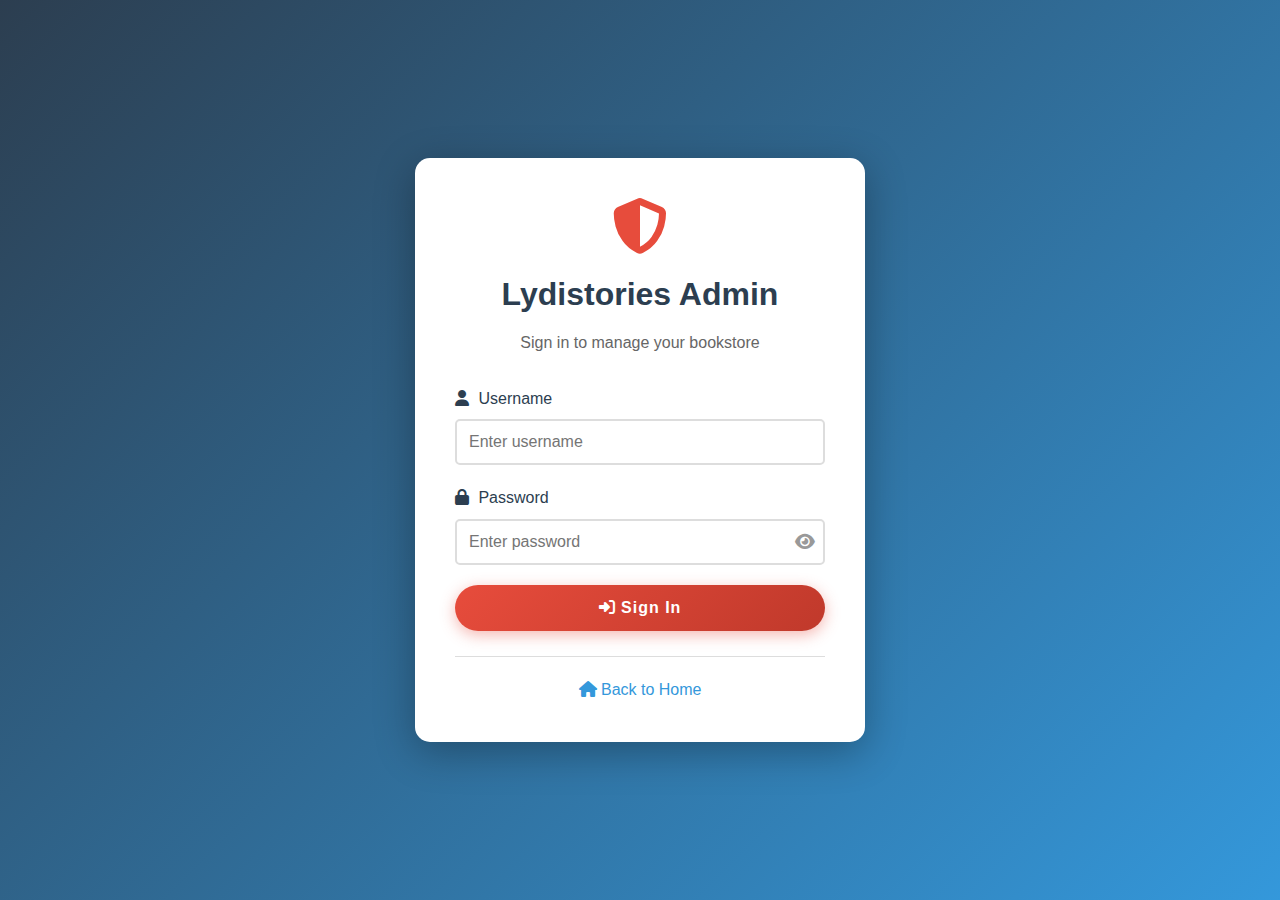
<file: admin-login.html>
<!DOCTYPE html>
<html lang="en">
<head>
    <meta charset="UTF-8">
    <meta name="viewport" content="width=device-width, initial-scale=1.0">
    <title>Admin Login - Lydistories</title>
    <link rel="stylesheet" href="css/style.css">
    <link rel="stylesheet" href="css/admin.css">
    <link rel="stylesheet" href="https://cdnjs.cloudflare.com/ajax/libs/font-awesome/6.4.0/css/all.min.css">
</head>
<body>
    <div class="admin-login-container">
        <div class="login-box">
            <div class="login-header">
                <i class="fas fa-shield-alt"></i>
                <h1>Lydistories Admin</h1>
                <p>Sign in to manage your bookstore</p>
            </div>
            
            <form id="adminLoginForm" class="login-form">
                <div class="form-group">
                    <label for="username">
                        <i class="fas fa-user"></i> Username
                    </label>
                    <input type="text" id="username" name="username" placeholder="Enter username" required>
                </div>

                <div class="form-group">
                    <label for="password">
                        <i class="fas fa-lock"></i> Password
                    </label>
                    <div class="password-input">
                        <input type="password" id="password" name="password" placeholder="Enter password" required>
                        <button type="button" class="toggle-password" onclick="togglePassword()">
                            <i class="fas fa-eye" id="toggleIcon"></i>
                        </button>
                    </div>
                </div>

                <button type="submit" class="btn btn-primary btn-block">
                    <i class="fas fa-sign-in-alt"></i> Sign In
                </button>

                <div id="loginError" class="login-error"></div>
            </form>

            <div class="login-footer">
                <a href="index.html"><i class="fas fa-home"></i> Back to Home</a>
            </div>
        </div>
    </div>

    <script src="js/admin-login.js"></script>
</body>
</html>
</file>
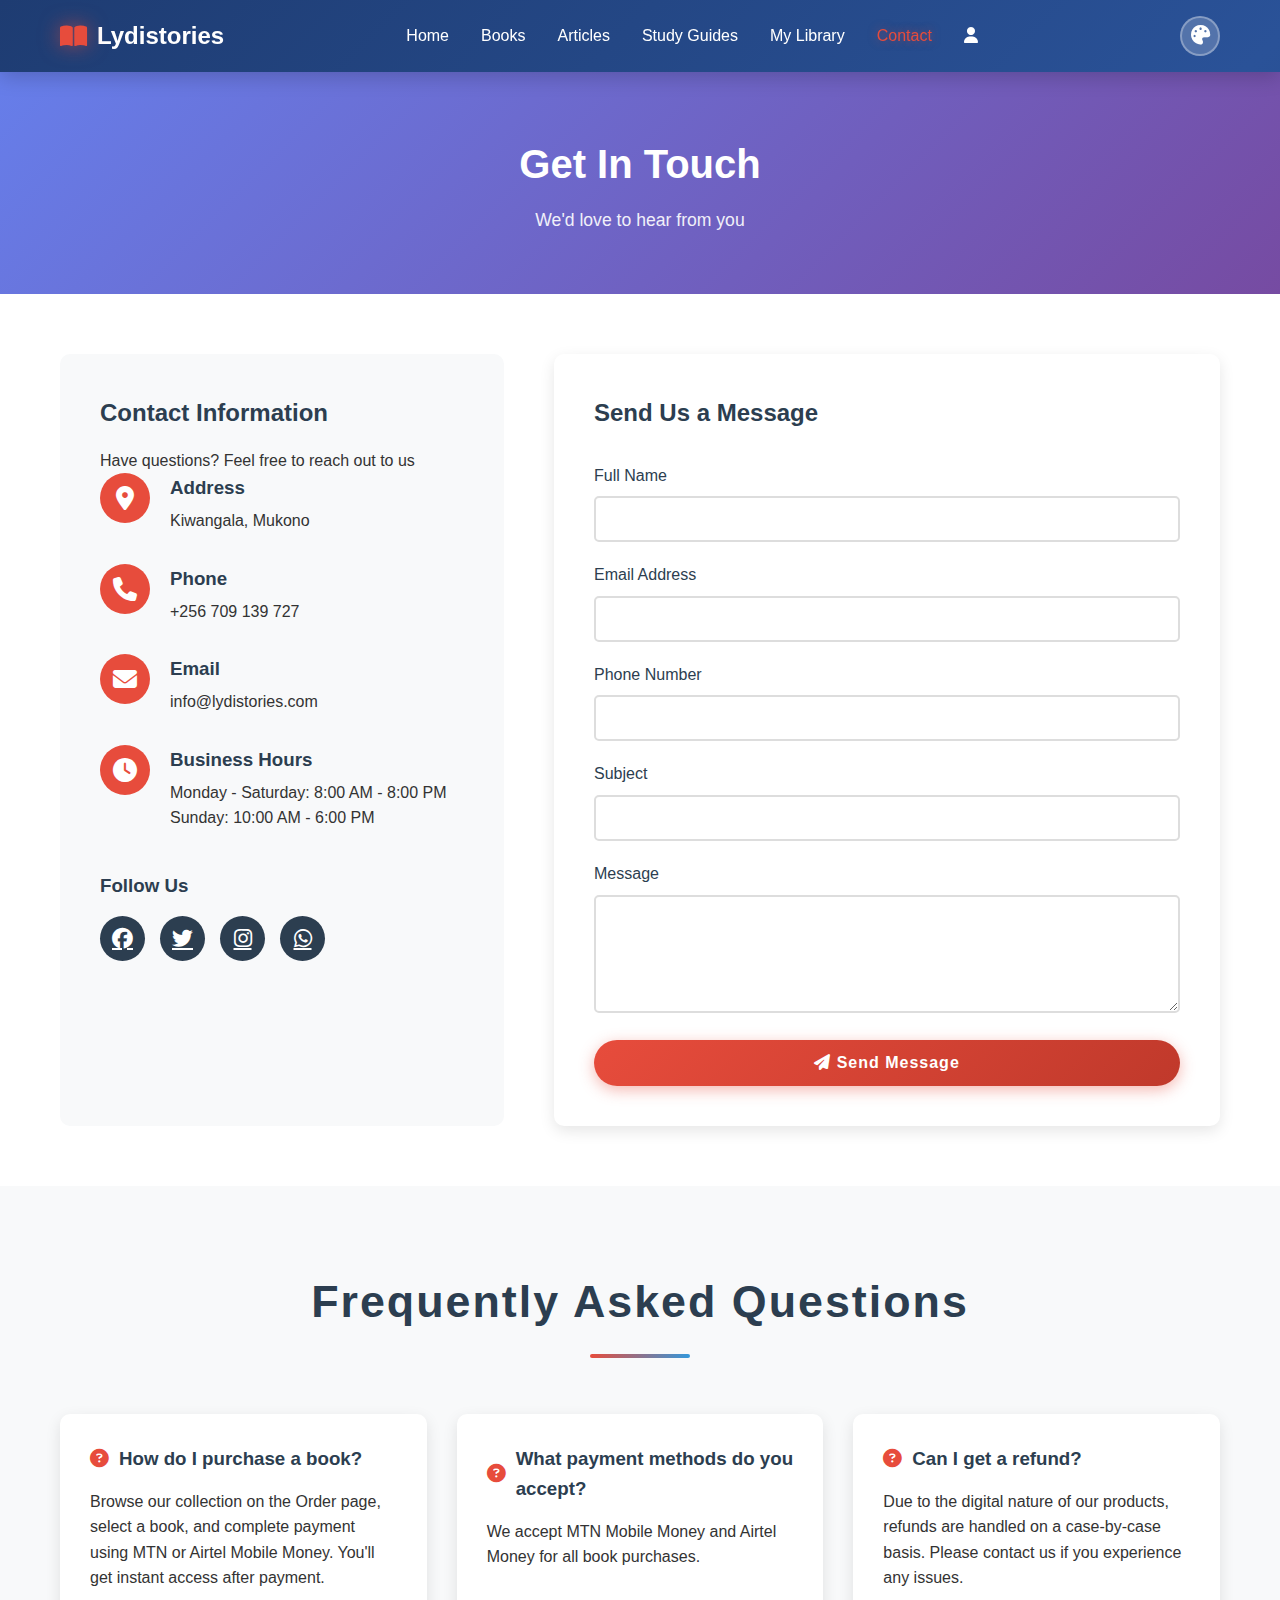
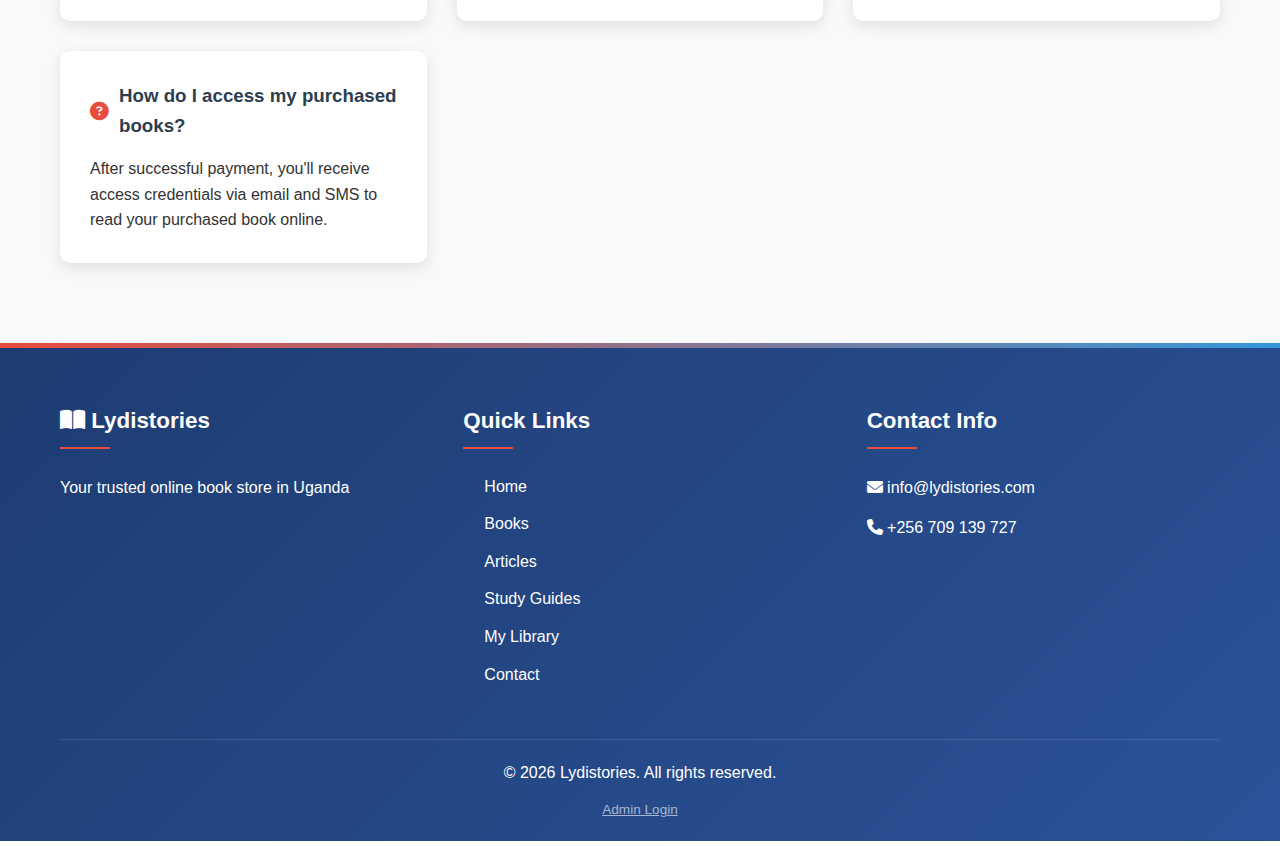
<file: contact.html>
<!DOCTYPE html>
<html lang="en">
<head>
    <meta charset="UTF-8">
    <meta name="viewport" content="width=device-width, initial-scale=1.0">
    <title>Contact Us - Lydistories</title>
    <link rel="icon" type="image/svg+xml" href="favicon.svg">
    <link rel="stylesheet" href="css/style.css">
    <link rel="stylesheet" href="https://cdnjs.cloudflare.com/ajax/libs/font-awesome/6.4.0/css/all.min.css">
</head>
<body>
    <!-- Navigation -->
    <nav class="navbar">
        <div class="container">
            <div class="logo">
                <i class="fas fa-book-open"></i>
                <span>Lydistories</span>
            </div>
            <ul class="nav-links">
                <li><a href="index.html">Home</a></li>
                <li><a href="books.html">Books</a></li>
                <li><a href="articles.html">Articles</a></li>
                <li><a href="guides.html">Study Guides</a></li>
                <li><a href="library.html">My Library</a></li>
                <li><a href="contact.html" class="active">Contact</a></li>
                <li><a href="account.html"><i class="fas fa-user"></i></a></li>
            </ul>
            <div class="theme-switcher">
                <button id="themeToggle" class="theme-toggle-btn" title="Change Theme">
                    <i class="fas fa-palette"></i>
                </button>
                <div id="themeMenu" class="theme-menu">
                    <button class="theme-option" data-theme="light">
                        <i class="fas fa-sun"></i> Light
                    </button>
                    <button class="theme-option" data-theme="dark">
                        <i class="fas fa-moon"></i> Dark
                    </button>
                    <button class="theme-option" data-theme="ocean">
                        <i class="fas fa-water"></i> Ocean
                    </button>
                    <button class="theme-option" data-theme="sunset">
                        <i class="fas fa-cloud-sun"></i> Sunset
                    </button>
                    <button class="theme-option" data-theme="forest">
                        <i class="fas fa-tree"></i> Forest
                    </button>
                </div>
            </div>
            <div class="hamburger">
                <span></span>
                <span></span>
                <span></span>
            </div>
        </div>
    </nav>

    <!-- Page Header -->
    <section class="page-header">
        <div class="container">
            <h1>Get In Touch</h1>
            <p>We'd love to hear from you</p>
        </div>
    </section>

    <!-- Contact Section -->
    <section class="contact-section">
        <div class="container">
            <div class="contact-grid">
                <div class="contact-info">
                    <h2>Contact Information</h2>
                    <p>Have questions? Feel free to reach out to us</p>

                    <div class="contact-item">
                        <div class="contact-icon">
                            <i class="fas fa-map-marker-alt"></i>
                        </div>
                        <div class="contact-details">
                            <h3>Address</h3>
                            <p>Kiwangala, Mukono</p>
                        </div>
                    </div>

                    <div class="contact-item">
                        <div class="contact-icon">
                            <i class="fas fa-phone"></i>
                        </div>
                        <div class="contact-details">
                            <h3>Phone</h3>
                            <p>+256 709 139 727</p>
                        </div>
                    </div>

                    <div class="contact-item">
                        <div class="contact-icon">
                            <i class="fas fa-envelope"></i>
                        </div>
                        <div class="contact-details">
                            <h3>Email</h3>
                            <p>info@lydistories.com</p>
                        </div>
                    </div>

                    <div class="contact-item">
                        <div class="contact-icon">
                            <i class="fas fa-clock"></i>
                        </div>
                        <div class="contact-details">
                            <h3>Business Hours</h3>
                            <p>Monday - Saturday: 8:00 AM - 8:00 PM</p>
                            <p>Sunday: 10:00 AM - 6:00 PM</p>
                        </div>
                    </div>

                    <div class="social-links">
                        <h3>Follow Us</h3>
                        <div class="social-icons">
                            <a href="#"><i class="fab fa-facebook"></i></a>
                            <a href="#"><i class="fab fa-twitter"></i></a>
                            <a href="#"><i class="fab fa-instagram"></i></a>
                            <a href="#"><i class="fab fa-whatsapp"></i></a>
                        </div>
                    </div>
                </div>

                <div class="contact-form-container">
                    <h2>Send Us a Message</h2>
                    <form id="contactForm" class="contact-form">
                        <div class="form-group">
                            <label for="name">Full Name</label>
                            <input type="text" id="name" name="name" required>
                        </div>

                        <div class="form-group">
                            <label for="email">Email Address</label>
                            <input type="email" id="email" name="email" required>
                        </div>

                        <div class="form-group">
                            <label for="phone">Phone Number</label>
                            <input type="tel" id="phone" name="phone" required>
                        </div>

                        <div class="form-group">
                            <label for="subject">Subject</label>
                            <input type="text" id="subject" name="subject" required>
                        </div>

                        <div class="form-group">
                            <label for="message">Message</label>
                            <textarea id="message" name="message" rows="5" required></textarea>
                        </div>

                        <button type="submit" class="btn btn-primary btn-block">
                            <i class="fas fa-paper-plane"></i> Send Message
                        </button>
                    </form>
                    <div id="formMessage" class="form-message"></div>
                </div>
            </div>
        </div>
    </section>

    <!-- FAQ Section -->
    <section class="faq-section">
        <div class="container">
            <h2 class="section-title">Frequently Asked Questions</h2>
            <div class="faq-grid">
                <div class="faq-item">
                    <h3><i class="fas fa-question-circle"></i> How do I purchase a book?</h3>
                    <p>Browse our collection on the Order page, select a book, and complete payment using MTN or Airtel Mobile Money. You'll get instant access after payment.</p>
                </div>
                <div class="faq-item">
                    <h3><i class="fas fa-question-circle"></i> What payment methods do you accept?</h3>
                    <p>We accept MTN Mobile Money and Airtel Money for all book purchases.</p>
                </div>
                <div class="faq-item">
                    <h3><i class="fas fa-question-circle"></i> Can I get a refund?</h3>
                    <p>Due to the digital nature of our products, refunds are handled on a case-by-case basis. Please contact us if you experience any issues.</p>
                </div>
                <div class="faq-item">
                    <h3><i class="fas fa-question-circle"></i> How do I access my purchased books?</h3>
                    <p>After successful payment, you'll receive access credentials via email and SMS to read your purchased book online.</p>
                </div>
            </div>
        </div>
    </section>

    <!-- Footer -->
    <footer class="footer">
        <div class="container">
            <div class="footer-content">
                <div class="footer-section">
                    <h3><i class="fas fa-book-open"></i> Lydistories</h3>
                    <p>Your trusted online book store in Uganda</p>
                </div>
                <div class="footer-section">
                    <h4>Quick Links</h4>
                    <ul>
                        <li><a href="index.html">Home</a></li>
                        <li><a href="books.html">Books</a></li>
                        <li><a href="articles.html">Articles</a></li>
                        <li><a href="guides.html">Study Guides</a></li>
                        <li><a href="library.html">My Library</a></li>
                        <li><a href="contact.html">Contact</a></li>
                    </ul>
                </div>
                <div class="footer-section">
                    <h4>Contact Info</h4>
                    <p><i class="fas fa-envelope"></i> info@lydistories.com</p>
                    <p><i class="fas fa-phone"></i> +256 709 139 727</p>
                </div>
            </div>
            <div class="footer-bottom">
                <p>&copy; 2026 Lydistories. All rights reserved.</p>
                <p style="margin-top: 10px;"><a href="admin-login.html" style="color: rgba(255,255,255,0.6); font-size: 0.85rem;">Admin Login</a></p>
            </div>
        </div>
    </footer>

    <script src="js/theme-switcher.js"></script>
    <script src="js/main.js"></script>
    <script type="module" src="js/contact.js"></script>
</body>
</html>
</file>
<file: css/style.css>
/* Global Styles */
* {
    margin: 0;
    padding: 0;
    box-sizing: border-box;
}

:root {
    --primary-color: #2c3e50;
    --secondary-color: #e74c3c;
    --accent-color: #3498db;
    --text-color: #333;
    --light-bg: #f8f9fa;
    --white: #ffffff;
    --border-color: #ddd;
    --success-color: #27ae60;
    --warning-color: #f39c12;
    --mtn-yellow: #FFCC00;
    --airtel-red: #ED1C24;
    --gradient-1: linear-gradient(135deg, #667eea 0%, #764ba2 100%);
    --gradient-2: linear-gradient(135deg, #f093fb 0%, #f5576c 100%);
    --gradient-3: linear-gradient(135deg, #4facfe 0%, #00f2fe 100%);
    --gradient-4: linear-gradient(135deg, #43e97b 0%, #38f9d7 100%);
}

/* Dark Theme */
body[data-theme="dark"] {
    --primary-color: #1a1a2e;
    --secondary-color: #e94560;
    --accent-color: #0f3460;
    --text-color: #eaeaea;
    --light-bg: #16213e;
    --white: #0f0f0f;
    --border-color: #2a2a3e;
    --gradient-1: linear-gradient(135deg, #2e1a47 0%, #1a1a2e 100%);
    --gradient-2: linear-gradient(135deg, #4a1942 0%, #2e1a47 100%);
}

/* Ocean Theme */
body[data-theme="ocean"] {
    --primary-color: #006d77;
    --secondary-color: #e29578;
    --accent-color: #83c5be;
    --text-color: #023047;
    --light-bg: #edf6f9;
    --white: #ffffff;
    --border-color: #83c5be;
    --gradient-1: linear-gradient(135deg, #006d77 0%, #83c5be 100%);
    --gradient-2: linear-gradient(135deg, #e29578 0%, #ffddd2 100%);
}

/* Sunset Theme */
body[data-theme="sunset"] {
    --primary-color: #6d597a;
    --secondary-color: #e56b6f;
    --accent-color: #eaac8b;
    --text-color: #355070;
    --light-bg: #f8edeb;
    --white: #ffffff;
    --border-color: #e5989b;
    --gradient-1: linear-gradient(135deg, #6d597a 0%, #b56576 100%);
    --gradient-2: linear-gradient(135deg, #e56b6f 0%, #eaac8b 100%);
}

/* Forest Theme */
body[data-theme="forest"] {
    --primary-color: #2d6a4f;
    --secondary-color: #d4a373;
    --accent-color: #52b788;
    --text-color: #1b4332;
    --light-bg: #d8f3dc;
    --white: #ffffff;
    --border-color: #95d5b2;
    --gradient-1: linear-gradient(135deg, #2d6a4f 0%, #52b788 100%);
    --gradient-2: linear-gradient(135deg, #d4a373 0%, #95d5b2 100%);
}

body {
    font-family: 'Segoe UI', Tahoma, Geneva, Verdana, sans-serif;
    line-height: 1.6;
    color: var(--text-color);
    background-color: var(--white);
    overflow-x: hidden;
    transition: background-color 0.3s ease, color 0.3s ease;
}

.container {
    max-width: 1200px;
    margin: 0 auto;
    padding: 0 20px;
}

/* Navigation */
.navbar {
    background: linear-gradient(135deg, #1e3c72 0%, #2a5298 50%, #1e3c72 100%);
    background-size: 200% 100%;
    padding: 1rem 0;
    position: sticky;
    top: 0;
    z-index: 1000;
    box-shadow: 0 4px 20px rgba(0,0,0,0.2);
    animation: gradientShift 8s ease infinite;
    backdrop-filter: blur(10px);
}

@keyframes gradientShift {
    0%, 100% { background-position: 0% 50%; }
    50% { background-position: 100% 50%; }
}

.navbar .container {
    display: flex;
    justify-content: space-between;
    align-items: center;
}

.logo {
    display: flex;
    align-items: center;
    gap: 10px;
    font-size: 1.5rem;
    font-weight: bold;
    color: var(--white);
    animation: logoFloat 3s ease-in-out infinite;
}

@keyframes logoFloat {
    0%, 100% { transform: translateY(0px); }
    50% { transform: translateY(-5px); }
}

.logo i {
    color: var(--secondary-color);
    filter: drop-shadow(0 0 10px rgba(231, 76, 60, 0.6));
    animation: iconPulse 2s ease-in-out infinite;
}

@keyframes iconPulse {
    0%, 100% { transform: scale(1); }
    50% { transform: scale(1.1); }
}

.nav-links {
    display: flex;
    list-style: none;
    gap: 2rem;
}

.nav-links a {
    color: var(--white);
    text-decoration: none;
    transition: all 0.4s cubic-bezier(0.68, -0.55, 0.265, 1.55);
    font-weight: 500;
    position: relative;
    padding: 5px 0;
}

.nav-links a::before {
    content: '';
    position: absolute;
    bottom: 0;
    left: 0;
    width: 0;
    height: 2px;
    background: linear-gradient(90deg, var(--secondary-color), var(--accent-color));
    transition: width 0.4s ease;
}

.nav-links a:hover::before {
    width: 100%;
}

.nav-links a:hover,
.nav-links a.active {
    color: var(--secondary-color);
    text-shadow: 0 0 10px rgba(231, 76, 60, 0.5);
    transform: translateY(-2px);
}

.hamburger {
    display: none;
    flex-direction: column;
    cursor: pointer;
    gap: 4px;
}

.hamburger span {
    width: 25px;
    height: 3px;
    background-color: var(--white);
    transition: 0.3s;
}

/* Theme Switcher */
.theme-switcher {
    position: relative;
    margin-left: 20px;
}

.theme-toggle-btn {
    background: rgba(255,255,255,0.2);
    border: 2px solid rgba(255,255,255,0.3);
    color: white;
    width: 40px;
    height: 40px;
    border-radius: 50%;
    cursor: pointer;
    display: flex;
    align-items: center;
    justify-content: center;
    font-size: 1.2rem;
    transition: all 0.3s ease;
    backdrop-filter: blur(10px);
}

.theme-toggle-btn:hover {
    background: rgba(255,255,255,0.3);
    transform: rotate(180deg) scale(1.1);
}

.theme-menu {
    position: absolute;
    top: 55px;
    right: 0;
    background: var(--white);
    border-radius: 15px;
    box-shadow: 0 10px 40px rgba(0,0,0,0.2);
    padding: 10px;
    min-width: 180px;
    opacity: 0;
    visibility: hidden;
    transform: translateY(-10px);
    transition: all 0.3s ease;
    z-index: 1000;
    border: 2px solid var(--border-color);
}

.theme-menu.active {
    opacity: 1;
    visibility: visible;
    transform: translateY(0);
}

.theme-option {
    width: 100%;
    padding: 12px 15px;
    background: transparent;
    border: none;
    color: var(--text-color);
    cursor: pointer;
    display: flex;
    align-items: center;
    gap: 12px;
    font-size: 1rem;
    border-radius: 10px;
    transition: all 0.3s ease;
    font-weight: 500;
}

.theme-option:hover {
    background: var(--light-bg);
    transform: translateX(5px);
}

.theme-option i {
    font-size: 1.1rem;
    width: 20px;
}

.theme-option[data-theme="light"] i { color: #f39c12; }
.theme-option[data-theme="dark"] i { color: #34495e; }
.theme-option[data-theme="ocean"] i { color: #006d77; }
.theme-option[data-theme="sunset"] i { color: #e56b6f; }
.theme-option[data-theme="forest"] i { color: #2d6a4f; }

.theme-option.active {
    background: var(--secondary-color);
    color: white;
}

.theme-option.active i {
    color: white !important;
}

/* Hero Section */
.hero {
    background: linear-gradient(135deg, #667eea 0%, #764ba2 50%, #f093fb 100%);
    background-size: 400% 400%;
    color: var(--white);
    padding: 120px 0;
    text-align: center;
    position: relative;
    overflow: hidden;
    animation: gradientFlow 15s ease infinite;
    min-height: 600px;
    display: flex;
    align-items: center;
}

/* Hero Carousel */
.hero-carousel {
    position: absolute;
    top: 0;
    left: 0;
    width: 100%;
    height: 100%;
    z-index: 0;
}

.carousel-slide {
    position: absolute;
    top: 0;
    left: 0;
    width: 100%;
    height: 100%;
    opacity: 0;
    transition: opacity 2s ease-in-out;
    animation: slideZoom 20s infinite;
}

.carousel-slide.active {
    opacity: 1;
    z-index: 1;
}

.carousel-slide img {
    width: 100%;
    height: 100%;
    object-fit: cover;
    filter: brightness(0.5);
}

@keyframes slideZoom {
    0% {
        transform: scale(1);
    }
    50% {
        transform: scale(1.1);
    }
    100% {
        transform: scale(1);
    }
}

/* Dark overlay for better text readability */
.hero::after {
    content: '';
    position: absolute;
    top: 0;
    left: 0;
    right: 0;
    bottom: 0;
    background: linear-gradient(135deg, rgba(102, 126, 234, 0.6) 0%, rgba(118, 75, 162, 0.7) 50%, rgba(240, 147, 251, 0.6) 100%);
    z-index: 1;
}

@keyframes gradientFlow {
    0% { background-position: 0% 50%; }
    50% { background-position: 100% 50%; }
    100% { background-position: 0% 50%; }
}

.hero-content {
    position: relative;
    z-index: 2;
}

.hero-content h1 {
    font-size: 3.5rem;
    margin-bottom: 1rem;
    animation: fadeInUp 1s ease-out, textGlow 3s ease-in-out infinite alternate;
    text-shadow: 2px 2px 4px rgba(0,0,0,0.3);
    font-weight: 800;
    letter-spacing: 2px;
}

@keyframes textGlow {
    0% { text-shadow: 2px 2px 4px rgba(0,0,0,0.3); }
    100% { text-shadow: 0 0 20px rgba(255,255,255,0.6), 2px 2px 4px rgba(0,0,0,0.3); }
}

.hero-content p {
    font-size: 1.4rem;
    margin-bottom: 2rem;
    animation: fadeInUp 1s ease-out 0.3s backwards;
    text-shadow: 1px 1px 2px rgba(0,0,0,0.2);
    font-weight: 300;
    letter-spacing: 1px;
}

/* Buttons */
.btn {
    display: inline-block;
    padding: 14px 35px;
    text-decoration: none;
    border-radius: 50px;
    transition: all 0.4s cubic-bezier(0.68, -0.55, 0.265, 1.55);
    border: none;
    cursor: pointer;
    font-size: 1rem;
    font-weight: 600;
    position: relative;
    overflow: hidden;
    letter-spacing: 1px;
}

.btn::before {
    content: '';
    position: absolute;
    top: 50%;
    left: 50%;
    width: 0;
    height: 0;
    border-radius: 50%;
    background: rgba(255,255,255,0.3);
    transform: translate(-50%, -50%);
    transition: width 0.6s, height 0.6s;
}

.btn:hover::before {
    width: 300px;
    height: 300px;
}

.btn-primary {
    background: linear-gradient(135deg, var(--secondary-color) 0%, #c0392b 100%);
    color: var(--white);
    box-shadow: 0 4px 15px rgba(231, 76, 60, 0.4);
}

.btn-primary:hover {
    background: linear-gradient(135deg, #c0392b 0%, var(--secondary-color) 100%);
    transform: translateY(-3px) scale(1.05);
    box-shadow: 0 8px 25px rgba(231, 76, 60, 0.5);
}

.btn-primary:active {
    transform: translateY(-1px) scale(1.02);
}

.btn-block {
    display: block;
    width: 100%;
}

/* Section Title */
.section-title {
    text-align: center;
    font-size: 2.8rem;
    margin-bottom: 3.5rem;
    color: var(--primary-color);
    position: relative;
    padding-bottom: 20px;
    animation: fadeInDown 1s ease-out;
    font-weight: 800;
    letter-spacing: 2px;
}

.section-title::after {
    content: '';
    position: absolute;
    bottom: 0;
    left: 50%;
    transform: translateX(-50%);
    width: 100px;
    height: 4px;
    background: linear-gradient(90deg, var(--secondary-color), var(--accent-color), var(--secondary-color));
    background-size: 200% 100%;
    animation: shimmer 2s ease infinite;
    border-radius: 2px;
}

@keyframes shimmer {
    0%, 100% { background-position: 0% 50%; }
    50% { background-position: 100% 50%; }
}

/* Featured Books */
.featured-books {
    padding: 100px 0;
    background: linear-gradient(180deg, #f8f9fa 0%, #ffffff 50%, #f8f9fa 100%);
    position: relative;
}

.books-grid {
    display: grid;
    grid-template-columns: repeat(auto-fill, minmax(220px, 1fr));
    gap: 25px;
}

.book-card {
    background: var(--white);
    border-radius: 20px;
    overflow: hidden;
    box-shadow: 0 10px 30px rgba(0,0,0,0.08);
    transition: all 0.5s cubic-bezier(0.68, -0.55, 0.265, 1.55);
    cursor: pointer;
    position: relative;
    animation: fadeInUp 0.6s ease-out backwards;
}

.book-card::after {
    content: '👁️ Click to Preview';
    position: absolute;
    bottom: 20px;
    left: 50%;
    transform: translateX(-50%) translateY(20px);
    background: rgba(52, 152, 219, 0.95);
    color: white;
    padding: 10px 20px;
    border-radius: 25px;
    font-size: 0.9rem;
    font-weight: 600;
    opacity: 0;
    transition: all 0.4s ease;
    z-index: 20;
    white-space: nowrap;
    pointer-events: none;
}

.book-card:hover::after {
    opacity: 1;
    transform: translateX(-50%) translateY(0);
}

.book-card::before {
    content: '';
    position: absolute;
    top: 0;
    left: 0;
    width: 100%;
    height: 100%;
    background: linear-gradient(135deg, rgba(102,126,234,0.1), rgba(118,75,162,0.1));
    opacity: 0;
    transition: opacity 0.4s ease;
    z-index: 1;
}

.book-card:hover::before {
    opacity: 1;
}

.book-card:hover {
    transform: translateY(-15px) rotate(2deg);
    box-shadow: 0 20px 40px rgba(0,0,0,0.2);
}

.book-card:nth-child(1) { animation-delay: 0.1s; }
.book-card:nth-child(2) { animation-delay: 0.2s; }
.book-card:nth-child(3) { animation-delay: 0.3s; }
.book-card:nth-child(4) { animation-delay: 0.4s; }
.book-card:nth-child(5) { animation-delay: 0.5s; }
.book-card:nth-child(6) { animation-delay: 0.6s; }

/* Content Type Badge Overlay */
.content-type-badge-overlay {
    position: absolute;
    top: 10px;
    right: 10px;
    background: rgba(52, 152, 219, 0.95);
    color: white;
    padding: 6px 12px;
    border-radius: 20px;
    font-size: 0.75rem;
    font-weight: 600;
    z-index: 10;
    text-transform: uppercase;
    display: flex;
    align-items: center;
    gap: 5px;
    box-shadow: 0 2px 8px rgba(0,0,0,0.2);
}

.content-type-badge-overlay.article {
    background: rgba(155, 89, 182, 0.95);
}

.content-type-badge-overlay.guide {
    background: rgba(26, 188, 156, 0.95);
}

/* Preview Badge Corner */
.preview-badge-corner {
    position: absolute;
    top: 50px;
    right: 10px;
    background: linear-gradient(135deg, #f39c12, #e67e22);
    color: white;
    padding: 5px 10px;
    border-radius: 15px;
    font-size: 0.7rem;
    font-weight: 600;
    z-index: 10;
    display: flex;
    align-items: center;
    gap: 5px;
    box-shadow: 0 2px 8px rgba(243, 156, 18, 0.4);
    animation: previewPulse 2s ease-in-out infinite;
}

.preview-badge-corner i {
    font-size: 0.8rem;
}

@keyframes previewPulse {
    0%, 100% {
        transform: scale(1);
        box-shadow: 0 2px 8px rgba(243, 156, 18, 0.4);
    }
    50% {
        transform: scale(1.05);
        box-shadow: 0 4px 12px rgba(243, 156, 18, 0.6);
    }
}

.book-cover {
    width: 100%;
    height: 280px;
    object-fit: cover;
    background-color: var(--light-bg);
    transition: transform 0.6s ease;
    position: relative;
    z-index: 2;
}

.book-card:hover .book-cover {
    transform: scale(1.1);
}

.book-info {
    padding: 18px;
    position: relative;
    z-index: 2;
}

.book-info h3 {
    color: var(--primary-color);
    margin-bottom: 8px;
    font-size: 1.1rem;
    transition: color 0.3s ease;
    font-weight: 700;
}

.book-card:hover .book-info h3 {
    color: var(--secondary-color);
    animation: pulse 0.5s ease;
}

@keyframes pulse {
    0%, 100% { transform: scale(1); }
    50% { transform: scale(1.05); }
}

.book-info .author {
    color: #666;
    margin-bottom: 10px;
    font-size: 0.85rem;
    font-style: italic;
}

.book-info .price {
    font-size: 1.2rem;
    font-weight: bold;
    color: var(--secondary-color);
    margin-bottom: 12px;
    text-shadow: 0 0 10px rgba(231, 76, 60, 0.2);
}

.book-info .category {
    display: inline-block;
    background: linear-gradient(135deg, var(--accent-color), #5faee3);
    color: var(--white);
    padding: 6px 15px;
    border-radius: 20px;
    font-size: 0.85rem;
    margin-bottom: 12px;
    font-weight: 600;
    box-shadow: 0 2px 10px rgba(52, 152, 219, 0.3);
    transition: all 0.3s ease;
}

.book-card:hover .category {
    transform: scale(1.1);
    box-shadow: 0 4px 15px rgba(52, 152, 219, 0.5);
}
    padding: 18px;
}

.book-info h3 {
    color: var(--primary-color);
    margin-bottom: 8px;
    font-size: 1.1rem;
}

.book-author {
    color: #666;
    font-size: 0.85rem;
    margin-bottom: 8px;
}

.book-description {
    color: #555;
    font-size: 0.85rem;
    margin-bottom: 12px;
    line-height: 1.4;
}

.book-price {
    font-size: 1.2rem;
    font-weight: bold;
    color: var(--secondary-color);
    margin-bottom: 8px;
}

.book-category {
    display: inline-block;
    padding: 4px 10px;
    background-color: var(--accent-color);
    color: var(--white);
    border-radius: 12px;
    font-size: 0.75rem;
}

/* How It Works Section */
.how-it-works {
    padding: 100px 0;
    background: linear-gradient(135deg, #ffecd2 0%, #fcb69f 100%);
    position: relative;
    overflow: hidden;
}

.how-it-works::before {
    content: '';
    position: absolute;
    width: 300px;
    height: 300px;
    background: radial-gradient(circle, rgba(255,255,255,0.3), transparent);
    top: -100px;
    right: -100px;
    animation: float 6s ease-in-out infinite;
}

@keyframes float {
    0%, 100% { transform: translate(0, 0) rotate(0deg); }
    50% { transform: translate(30px, 30px) rotate(180deg); }
}

.steps-grid {
    display: grid;
    grid-template-columns: repeat(auto-fit, minmax(250px, 1fr));
    gap: 50px;
    margin-top: 60px;
    position: relative;
    z-index: 1;
}

.step {
    text-align: center;
    padding: 40px 30px;
    background: var(--white);
    border-radius: 20px;
    box-shadow: 0 10px 30px rgba(0,0,0,0.1);
    transition: all 0.5s cubic-bezier(0.68, -0.55, 0.265, 1.55);
    position: relative;
    overflow: hidden;
    animation: bounceIn 0.8s ease-out backwards;
}

.step:nth-child(1) { animation-delay: 0.2s; }
.step:nth-child(2) { animation-delay: 0.4s; }
.step:nth-child(3) { animation-delay: 0.6s; }

.step::before {
    content: '';
    position: absolute;
    top: -50%;
    left: -50%;
    width: 200%;
    height: 200%;
    background: linear-gradient(45deg, transparent, rgba(52, 152, 219, 0.1), transparent);
    transform: rotate(45deg);
    transition: all 0.6s ease;
}

.step:hover::before {
    left: 100%;
}

.step:hover {
    transform: translateY(-10px) scale(1.05);
    box-shadow: 0 20px 50px rgba(0,0,0,0.2);
}

.step-icon {
    font-size: 4rem;
    color: var(--secondary-color);
    margin-bottom: 25px;
    display: inline-block;
    transition: all 0.5s ease;
    filter: drop-shadow(0 5px 15px rgba(231, 76, 60, 0.3));
}

.step:hover .step-icon {
    transform: rotateY(360deg) scale(1.2);
    color: var(--accent-color);
}

.step h3 {
    color: var(--primary-color);
    margin-bottom: 15px;
    font-size: 1.6rem;
    font-weight: 700;
}

.step p {
    color: #666;
    line-height: 1.8;
}

/* Payment Methods */
.payment-methods {
    padding: 100px 0;
    background: linear-gradient(135deg, #a8edea 0%, #fed6e3 100%);
    position: relative;
}

.payment-icons {
    display: flex;
    justify-content: center;
    gap: 60px;
    flex-wrap: wrap;
    margin-top: 50px;
}

.payment-card {
    background: var(--white);
    padding: 50px 40px;
    border-radius: 20px;
    text-align: center;
    box-shadow: 0 15px 35px rgba(0,0,0,0.15);
    min-width: 220px;
    transition: all 0.5s cubic-bezier(0.68, -0.55, 0.265, 1.55);
    position: relative;
    overflow: hidden;
    animation: slideInUp 0.8s ease-out backwards;
}

.payment-card:nth-child(1) { animation-delay: 0.2s; }
.payment-card:nth-child(2) { animation-delay: 0.4s; }

.payment-card::after {
    content: '';
    position: absolute;
    top: 0;
    left: -100%;
    width: 100%;
    height: 100%;
    background: linear-gradient(90deg, transparent, rgba(255,255,255,0.6), transparent);
    transition: left 0.5s ease;
}

.payment-card:hover::after {
    left: 100%;
}

.payment-card:hover {
    transform: scale(1.15) rotate(5deg);
    box-shadow: 0 25px 50px rgba(0,0,0,0.25);
}

.payment-card i {
    font-size: 4rem;
    color: var(--accent-color);
    margin-bottom: 20px;
    display: inline-block;
    transition: all 0.4s ease;
    filter: drop-shadow(0 5px 15px rgba(52, 152, 219, 0.3));
}

.payment-card:hover i {
    transform: scale(1.3) rotateY(360deg);
    color: var(--secondary-color);
}

.payment-card h3 {
    color: var(--primary-color);
    font-size: 1.4rem;
    font-weight: 700;
    transition: all 0.3s ease;
}

.payment-card:hover h3 {
    color: var(--secondary-color);
    transform: scale(1.1);
}

/* Page Header */
.page-header {
    background: linear-gradient(135deg, var(--primary-color) 0%, var(--accent-color) 100%);
    color: var(--white);
    padding: 60px 0;
    text-align: center;
}

.page-header h1 {
    font-size: 2.5rem;
    margin-bottom: 10px;
}

/* Books Collection */
.books-collection {
    padding: 60px 0;
}

.filter-section {
    display: flex;
    justify-content: space-between;
    align-items: center;
    margin-bottom: 40px;
    gap: 20px;
    flex-wrap: wrap;
}

.search-box {
    flex: 1;
    display: flex;
    align-items: center;
    background: var(--white);
    border: 2px solid var(--border-color);
    border-radius: 25px;
    padding: 10px 20px;
    max-width: 500px;
}

.search-box i {
    color: #999;
    margin-right: 10px;
}

.search-box input {
    border: none;
    outline: none;
    flex: 1;
    font-size: 1rem;
}

.filter-options select {
    padding: 10px 20px;
    border: 2px solid var(--border-color);
    border-radius: 5px;
    font-size: 1rem;
    cursor: pointer;
    outline: none;
}

/* Modal */
.modal {
    display: none;
    position: fixed;
    z-index: 2000;
    left: 0;
    top: 0;
    width: 100%;
    height: 100%;
    overflow: auto;
    background-color: rgba(0,0,0,0.7);
    animation: fadeIn 0.3s;
}

.modal-content {
    background-color: var(--white);
    margin: 5% auto;
    padding: 0;
    border-radius: 10px;
    width: 90%;
    max-width: 900px;
    box-shadow: 0 10px 40px rgba(0,0,0,0.3);
    animation: slideDown 0.3s;
}

.close {
    color: #aaa;
    float: right;
    font-size: 28px;
    font-weight: bold;
    padding: 10px 20px;
    cursor: pointer;
}

.close:hover,
.close:focus {
    color: var(--secondary-color);
}

.modal-body {
    display: grid;
    grid-template-columns: 1fr 1.5fr;
    gap: 30px;
    padding: 30px;
}

.modal-image img {
    width: 100%;
    border-radius: 10px;
    box-shadow: 0 5px 15px rgba(0,0,0,0.2);
}

.modal-info h2 {
    color: var(--primary-color);
    margin-bottom: 15px;
    font-size: 2rem;
}

.modal-author,
.modal-category,
.modal-price {
    margin-bottom: 15px;
    font-size: 1.1rem;
}

.modal-price {
    font-size: 1.5rem;
    font-weight: bold;
    color: var(--secondary-color);
}

.modal-description {
    line-height: 1.8;
    color: #555;
    margin-bottom: 20px;
}

.modal-actions {
    margin-top: 30px;
    display: flex;
    gap: 15px;
    justify-content: center;
    flex-wrap: wrap;
}

/* Payment Modal */
.payment-modal-content {
    max-width: 600px;
}

.payment-modal-body {
    padding: 30px;
}

.payment-modal-body h2 {
    color: var(--primary-color);
    margin-bottom: 25px;
    text-align: center;
}

.payment-summary {
    background: var(--light-bg);
    padding: 20px;
    border-radius: 8px;
    margin-bottom: 30px;
    text-align: center;
}

.payment-summary h3 {
    color: var(--primary-color);
    margin-bottom: 10px;
}

.payment-price {
    font-size: 1.3rem;
}

.payment-price strong {
    color: var(--secondary-color);
}

.payment-methods-select h3 {
    color: var(--primary-color);
    margin-bottom: 20px;
    text-align: center;
}

.payment-options {
    display: grid;
    grid-template-columns: 1fr 1fr;
    gap: 20px;
    margin-bottom: 30px;
}

.payment-option {
    padding: 20px;
    border: 2px solid var(--border-color);
    border-radius: 10px;
    background: var(--white);
    cursor: pointer;
    transition: all 0.3s;
    display: flex;
    flex-direction: column;
    align-items: center;
    gap: 10px;
}

.payment-option:hover {
    border-color: var(--accent-color);
    transform: translateY(-5px);
    box-shadow: 0 5px 15px rgba(0,0,0,0.1);
}

.payment-option.selected {
    border-color: var(--secondary-color);
    background-color: rgba(231, 76, 60, 0.05);
}

.payment-option[data-provider="mtn"] i {
    color: var(--mtn-yellow);
}

.payment-option[data-provider="airtel"] i {
    color: var(--airtel-red);
}

.payment-option[data-provider="visa"] i {
    color: #1434CB;
}

.payment-option[data-provider="mastercard"] i {
    color: #EB001B;
}

.payment-option[data-provider="bank"] i {
    color: #2c3e50;
}

.payment-option i {
    font-size: 2.5rem;
}

.payment-option span {
    font-weight: 600;
    color: var(--primary-color);
}

/* Payment Form Sections */
.payment-form-section {
    animation: fadeIn 0.3s ease;
}

.form-row {
    display: grid;
    grid-template-columns: 1fr 1fr;
    gap: 15px;
}

.bank-details {
    background: #e8f4f8;
    padding: 20px;
    border-radius: 10px;
    margin-bottom: 20px;
}

.bank-details h4 {
    color: var(--primary-color);
    margin-bottom: 15px;
    display: flex;
    align-items: center;
    gap: 10px;
}

.bank-info-box {
    background: white;
    padding: 15px;
    border-radius: 5px;
    border-left: 4px solid var(--accent-color);
}

.bank-info-box p {
    margin: 8px 0;
    color: var(--text-color);
}

.bank-info-box strong {
    color: var(--primary-color);
    display: inline-block;
    min-width: 150px;
}

@keyframes fadeIn {
    from {
        opacity: 0;
        transform: translateY(10px);
    }
    to {
        opacity: 1;
        transform: translateY(0);
    }
}

/* Form Styles */
.form-group {
    margin-bottom: 20px;
}

.form-group label {
    display: block;
    margin-bottom: 8px;
    color: var(--primary-color);
    font-weight: 500;
}

.form-group input,
.form-group textarea,
.form-group select {
    width: 100%;
    padding: 12px;
    border: 2px solid var(--border-color);
    border-radius: 5px;
    font-size: 1rem;
    transition: border-color 0.3s;
}

.form-group input:focus,
.form-group textarea:focus,
.form-group select:focus {
    outline: none;
    border-color: var(--accent-color);
}

.payment-instructions {
    background: #e8f4f8;
    padding: 15px;
    border-radius: 5px;
    margin-bottom: 20px;
    color: var(--primary-color);
}

/* Contact Page */
.contact-section {
    padding: 60px 0;
}

.contact-grid {
    display: grid;
    grid-template-columns: 1fr 1.5fr;
    gap: 50px;
}

.contact-info {
    background: var(--light-bg);
    padding: 40px;
    border-radius: 10px;
}

.contact-info h2 {
    color: var(--primary-color);
    margin-bottom: 15px;
}

.contact-item {
    display: flex;
    align-items: flex-start;
    gap: 20px;
    margin-bottom: 30px;
}

.contact-icon {
    background: var(--secondary-color);
    color: var(--white);
    width: 50px;
    height: 50px;
    border-radius: 50%;
    display: flex;
    align-items: center;
    justify-content: center;
    font-size: 1.5rem;
    flex-shrink: 0;
}

.contact-details h3 {
    color: var(--primary-color);
    margin-bottom: 5px;
}

.social-links {
    margin-top: 40px;
}

.social-links h3 {
    color: var(--primary-color);
    margin-bottom: 15px;
}

.social-icons {
    display: flex;
    gap: 15px;
}

.social-icons a {
    width: 45px;
    height: 45px;
    border-radius: 50%;
    background: var(--primary-color);
    color: var(--white);
    display: flex;
    align-items: center;
    justify-content: center;
    font-size: 1.3rem;
    transition: all 0.3s;
}

.social-icons a:hover {
    background: var(--secondary-color);
    transform: translateY(-3px);
}

.contact-form-container {
    background: var(--white);
    padding: 40px;
    border-radius: 10px;
    box-shadow: 0 5px 15px rgba(0,0,0,0.1);
}

.contact-form-container h2 {
    color: var(--primary-color);
    margin-bottom: 30px;
}

.form-message {
    margin-top: 20px;
    padding: 15px;
    border-radius: 5px;
    text-align: center;
    font-weight: 500;
    display: none;
}

.form-message.success {
    background: #d4edda;
    color: #155724;
    border: 1px solid #c3e6cb;
    display: block;
}

.form-message.error {
    background: #f8d7da;
    color: #721c24;
    border: 1px solid #f5c6cb;
    display: block;
}

/* FAQ Section */
.faq-section {
    padding: 80px 0;
    background-color: var(--light-bg);
}

.faq-grid {
    display: grid;
    grid-template-columns: repeat(auto-fit, minmax(300px, 1fr));
    gap: 30px;
}

.faq-item {
    background: var(--white);
    padding: 30px;
    border-radius: 10px;
    box-shadow: 0 5px 15px rgba(0,0,0,0.1);
}

.faq-item h3 {
    color: var(--primary-color);
    margin-bottom: 15px;
    display: flex;
    align-items: center;
    gap: 10px;
}

.faq-item h3 i {
    color: var(--secondary-color);
}

/* Footer */
.footer {
    background: linear-gradient(135deg, #1e3c72 0%, #2a5298 100%);
    color: var(--white);
    padding: 60px 0 20px;
    position: relative;
    overflow: hidden;
}

.footer::before {
    content: '';
    position: absolute;
    top: 0;
    left: 0;
    right: 0;
    height: 5px;
    background: linear-gradient(90deg, var(--secondary-color), var(--accent-color), var(--secondary-color));
    background-size: 200% 100%;
    animation: shimmer 3s linear infinite;
}

.footer-content {
    display: grid;
    grid-template-columns: repeat(auto-fit, minmax(250px, 1fr));
    gap: 50px;
    margin-bottom: 40px;
    position: relative;
    z-index: 1;
}

.footer-section {
    animation: fadeInUp 0.8s ease-out backwards;
}

.footer-section:nth-child(1) { animation-delay: 0.1s; }
.footer-section:nth-child(2) { animation-delay: 0.2s; }
.footer-section:nth-child(3) { animation-delay: 0.3s; }

.footer-section h3,
.footer-section h4 {
    margin-bottom: 25px;
    font-size: 1.4rem;
    position: relative;
    padding-bottom: 10px;
}

.footer-section h3::after,
.footer-section h4::after {
    content: '';
    position: absolute;
    bottom: 0;
    left: 0;
    width: 50px;
    height: 2px;
    background: var(--secondary-color);
}

.footer-section ul {
    list-style: none;
}

.footer-section ul li {
    margin-bottom: 12px;
    transition: transform 0.3s ease;
}

.footer-section ul li:hover {
    transform: translateX(10px);
}

.footer-section a {
    color: var(--white);
    text-decoration: none;
    transition: all 0.3s ease;
    position: relative;
    display: inline-block;
}

.footer-section a::before {
    content: '→';
    opacity: 0;
    margin-right: 5px;
    transition: opacity 0.3s ease;
}

.footer-section a:hover::before {
    opacity: 1;
}

.footer-section a:hover {
    color: var(--secondary-color);
    text-shadow: 0 0 10px rgba(231, 76, 60, 0.5);
}

.footer-section p {
    margin-bottom: 12px;
    line-height: 1.8;
}

.footer-bottom {
    text-align: center;
    padding-top: 20px;
    border-top: 1px solid rgba(255,255,255,0.1);
}

/* Animations */
@keyframes fadeIn {
    from { opacity: 0; }
    to { opacity: 1; }
}

@keyframes fadeInUp {
    from {
        opacity: 0;
        transform: translateY(30px);
    }
    to {
        opacity: 1;
        transform: translateY(0);
    }
}

@keyframes slideDown {
    from {
        opacity: 0;
        transform: translateY(-50px);
    }
    to {
        opacity: 1;
        transform: translateY(0);
    }
}

@keyframes fadeInDown {
    from {
        opacity: 0;
        transform: translateY(-30px);
    }
    to {
        opacity: 1;
        transform: translateY(0);
    }
}

@keyframes bounceIn {
    0% {
        opacity: 0;
        transform: scale(0.3);
    }
    50% {
        opacity: 1;
        transform: scale(1.05);
    }
    70% {
        transform: scale(0.9);
    }
    100% {
        transform: scale(1);
    }
}

@keyframes rotateIn {
    from {
        opacity: 0;
        transform: rotate(-200deg) scale(0);
    }
    to {
        opacity: 1;
        transform: rotate(0) scale(1);
    }
}

@keyframes slideInLeft {
    from {
        opacity: 0;
        transform: translateX(-50px);
    }
    to {
        opacity: 1;
        transform: translateX(0);
    }
}

@keyframes slideInRight {
    from {
        opacity: 0;
        transform: translateX(50px);
    }
    to {
        opacity: 1;
        transform: translateX(0);
    }
}

/* Loading Animation */
.page-loader {
    position: fixed;
    top: 0;
    left: 0;
    width: 100%;
    height: 100%;
    background: linear-gradient(135deg, #667eea 0%, #764ba2 100%);
    display: flex;
    justify-content: center;
    align-items: center;
    z-index: 9999;
    transition: opacity 0.5s ease, visibility 0.5s ease;
}

.page-loader.hidden {
    opacity: 0;
    visibility: hidden;
}

.loader-spinner {
    width: 60px;
    height: 60px;
    border: 5px solid rgba(255,255,255,0.3);
    border-top: 5px solid white;
    border-radius: 50%;
    animation: spin 1s linear infinite;
}

@keyframes spin {
    0% { transform: rotate(0deg); }
    100% { transform: rotate(360deg); }
}

/* Scroll to Top Button */
.scroll-to-top {
    position: fixed;
    bottom: 30px;
    right: 30px;
    width: 50px;
    height: 50px;
    background: linear-gradient(135deg, var(--secondary-color), #c0392b);
    color: white;
    border: none;
    border-radius: 50%;
    font-size: 1.5rem;
    cursor: pointer;
    opacity: 0;
    visibility: hidden;
    transition: all 0.4s cubic-bezier(0.68, -0.55, 0.265, 1.55);
    box-shadow: 0 5px 20px rgba(231, 76, 60, 0.4);
    z-index: 1000;
}

.scroll-to-top.visible {
    opacity: 1;
    visibility: visible;
}

.scroll-to-top:hover {
    transform: translateY(-5px) scale(1.1);
    box-shadow: 0 10px 30px rgba(231, 76, 60, 0.6);
}

.scroll-to-top:active {
    transform: translateY(-2px) scale(1.05);
}

/* Utility Animation Classes */
.animate-on-scroll {
    opacity: 0;
    transform: translateY(30px);
    transition: opacity 0.6s ease, transform 0.6s ease;
}

.animate-on-scroll.animated {
    opacity: 1;
    transform: translateY(0);
}

/* Theme Change Notification */
.theme-notification {
    position: fixed;
    bottom: 30px;
    left: 50%;
    transform: translateX(-50%) translateY(100px);
    background: var(--success-color);
    color: white;
    padding: 15px 30px;
    border-radius: 50px;
    box-shadow: 0 10px 30px rgba(0,0,0,0.3);
    display: flex;
    align-items: center;
    gap: 12px;
    font-weight: 600;
    z-index: 10000;
    opacity: 0;
    transition: all 0.4s cubic-bezier(0.68, -0.55, 0.265, 1.55);
}

.theme-notification.show {
    opacity: 1;
    transform: translateX(-50%) translateY(0);
}

.theme-notification i {
    font-size: 1.3rem;
}

/* Responsive Design */
@media (max-width: 768px) {
    .hamburger {
        display: flex;
    }

    .nav-links {
        position: fixed;
        left: -100%;
        top: 70px;
        flex-direction: column;
        background-color: var(--primary-color);
        width: 100%;
        text-align: center;
        transition: 0.3s;
        box-shadow: 0 10px 27px rgba(0,0,0,0.05);
        padding: 20px 0;
    }

    .nav-links.active {
        left: 0;
    }

    .hero-content h1 {
        font-size: 2rem;
    }

    .hero-content p {
        font-size: 1rem;
    }

    .books-grid {
        grid-template-columns: repeat(auto-fill, minmax(250px, 1fr));
    }

    .modal-body {
        grid-template-columns: 1fr;
    }

    .contact-grid {
        grid-template-columns: 1fr;
    }

    .payment-options {
        grid-template-columns: 1fr;
    }

    .filter-section {
        flex-direction: column;
        align-items: stretch;
    }

    .search-box {
        max-width: 100%;
    }
}

@media (max-width: 480px) {
    .hero-content h1 {
        font-size: 1.5rem;
    }

    .section-title {
        font-size: 1.8rem;
    }

    .books-grid {
        grid-template-columns: 1fr;
    }
}

/* Library Page Styles */
.library-section {
    padding: 60px 0;
    min-height: 60vh;
    background: linear-gradient(180deg, #f8f9fa 0%, #ffffff 100%);
}

.library-empty {
    text-align: center;
    padding: 80px 20px;
    animation: fadeInUp 0.8s ease-out;
}

.library-empty i {
    font-size: 5rem;
    color: #ddd;
    margin-bottom: 25px;
}

.library-empty h2 {
    color: var(--primary-color);
    margin-bottom: 15px;
    font-size: 2rem;
}

.library-empty p {
    color: #666;
    margin-bottom: 30px;
    font-size: 1.1rem;
}

.library-books {
    display: flex;
    flex-direction: column;
    gap: 25px;
    animation: fadeInUp 0.6s ease-out;
}

.library-book-card {
    display: grid;
    grid-template-columns: 200px 1fr;
    gap: 25px;
    background: var(--white);
    border-radius: 15px;
    overflow: hidden;
    box-shadow: 0 5px 20px rgba(0,0,0,0.08);
    transition: all 0.4s cubic-bezier(0.68, -0.55, 0.265, 1.55);
    position: relative;
    padding: 20px;
    border: 2px solid transparent;
}

.library-book-card:hover {
    transform: translateX(10px);
    box-shadow: 0 10px 35px rgba(0,0,0,0.15);
    border-color: var(--secondary-color);
}

.library-book-cover {
    position: relative;
    border-radius: 10px;
    overflow: hidden;
    height: 280px;
    box-shadow: 0 5px 15px rgba(0,0,0,0.2);
}

.library-book-cover img {
    width: 100%;
    height: 100%;
    object-fit: cover;
    transition: transform 0.4s ease;
}

.library-book-card:hover .library-book-cover img {
    transform: scale(1.05);
}

.owned-badge {
    position: absolute;
    top: 10px;
    right: 10px;
    background: var(--success-color);
    color: white;
    width: 35px;
    height: 35px;
    border-radius: 50%;
    display: flex;
    align-items: center;
    justify-content: center;
    font-size: 1rem;
    box-shadow: 0 3px 10px rgba(39, 174, 96, 0.4);
    animation: pulse 2s ease-in-out infinite;
}

.library-book-details {
    display: flex;
    flex-direction: column;
    justify-content: space-between;
    padding: 10px 0;
}

.library-book-header {
    display: flex;
    justify-content: space-between;
    align-items: flex-start;
    margin-bottom: 15px;
}

.library-book-header h3 {
    color: var(--primary-color);
    font-size: 1.5rem;
    margin-bottom: 8px;
    font-weight: 700;
}

.library-author {
    color: #666;
    font-size: 0.95rem;
    display: flex;
    align-items: center;
    gap: 8px;
}

.library-author i {
    color: var(--accent-color);
}

.library-category {
    display: inline-block;
    background: linear-gradient(135deg, var(--accent-color), #5faee3);
    color: white;
    padding: 6px 16px;
    border-radius: 20px;
    font-size: 0.8rem;
    font-weight: 600;
    text-transform: capitalize;
    box-shadow: 0 3px 10px rgba(52, 152, 219, 0.3);
}

.library-description {
    color: #555;
    line-height: 1.7;
    margin-bottom: 20px;
    font-size: 0.95rem;
}

.library-book-footer {
    display: flex;
    justify-content: space-between;
    align-items: center;
    padding-top: 15px;
    border-top: 1px solid #eee;
}

.library-purchase-date {
    color: #888;
    font-size: 0.85rem;
    display: flex;
    align-items: center;
    gap: 8px;
}

.library-purchase-date i {
    color: var(--success-color);
}

.library-read-btn {
    padding: 10px 25px;
    font-size: 0.95rem;
    display: flex;
    align-items: center;
    gap: 8px;
}

/* Page Header */
.page-header {
    background: linear-gradient(135deg, #667eea 0%, #764ba2 100%);
    color: white;
    padding: 60px 0;
    text-align: center;
    animation: fadeInDown 0.8s ease-out;
}

.page-header h1 {
    font-size: 2.5rem;
    margin-bottom: 10px;
    display: flex;
    align-items: center;
    justify-content: center;
    gap: 15px;
    font-weight: 800;
}

.page-header p {
    font-size: 1.1rem;
    opacity: 0.9;
}

/* Responsive Library */
@media (max-width: 768px) {
    .library-book-card {
        grid-template-columns: 1fr;
        gap: 20px;
    }

    .library-book-cover {
        height: 350px;
        width: 100%;
    }

    .library-book-header {
        flex-direction: column;
        gap: 10px;
    }

    .library-book-footer {
        flex-direction: column;
        gap: 15px;
        align-items: flex-start;
    }

    .library-read-btn {
        width: 100%;
        justify-content: center;
    }
}

@media (max-width: 480px) {
    .page-header h1 {
        font-size: 1.8rem;
    }

    .library-book-header h3 {
        font-size: 1.3rem;
    }
}
</file>
<file: css/admin.css>
/* Admin Styles */
.admin-login-container {
    min-height: 100vh;
    display: flex;
    align-items: center;
    justify-content: center;
    background: linear-gradient(135deg, var(--primary-color) 0%, var(--accent-color) 100%);
    padding: 20px;
}

.login-box {
    background: var(--white);
    padding: 40px;
    border-radius: 15px;
    box-shadow: 0 10px 40px rgba(0,0,0,0.3);
    max-width: 450px;
    width: 100%;
    animation: slideDown 0.5s;
}

.login-header {
    text-align: center;
    margin-bottom: 30px;
}

.login-header i {
    font-size: 3.5rem;
    color: var(--secondary-color);
    margin-bottom: 15px;
}

.login-header h1 {
    color: var(--primary-color);
    margin-bottom: 10px;
}

.login-header p {
    color: #666;
}

.login-form .form-group {
    margin-bottom: 20px;
}

.login-form label {
    display: block;
    margin-bottom: 8px;
    color: var(--primary-color);
    font-weight: 500;
}

.login-form label i {
    margin-right: 5px;
}

.password-input {
    position: relative;
}

.password-input input {
    padding-right: 45px;
}

.toggle-password {
    position: absolute;
    right: 10px;
    top: 50%;
    transform: translateY(-50%);
    background: none;
    border: none;
    color: #999;
    cursor: pointer;
    font-size: 1.1rem;
    transition: color 0.3s;
}

.toggle-password:hover {
    color: var(--primary-color);
}

.login-error {
    margin-top: 15px;
    padding: 12px;
    background: #f8d7da;
    color: #721c24;
    border: 1px solid #f5c6cb;
    border-radius: 5px;
    display: none;
    text-align: center;
}

.login-error.show {
    display: block;
}

.login-footer {
    text-align: center;
    margin-top: 25px;
    padding-top: 20px;
    border-top: 1px solid var(--border-color);
}

.login-footer a {
    color: var(--accent-color);
    text-decoration: none;
    transition: color 0.3s;
}

.login-footer a:hover {
    color: var(--secondary-color);
}

/* Admin Dashboard Styles */
.admin-navbar {
    background: linear-gradient(135deg, #1a1a2e 0%, #16213e 100%);
}

.admin-info {
    display: flex;
    align-items: center;
    gap: 15px;
    color: var(--white);
}

.btn-sm {
    padding: 8px 20px;
    font-size: 0.9rem;
}

.admin-container {
    display: flex;
    min-height: calc(100vh - 70px);
}

.admin-sidebar {
    width: 260px;
    background: var(--primary-color);
    color: var(--white);
    padding: 20px 0;
    position: sticky;
    top: 70px;
    height: calc(100vh - 70px);
    overflow-y: auto;
}

.admin-menu {
    list-style: none;
    padding: 0;
    margin: 0;
}

.admin-menu li {
    padding: 15px 25px;
    cursor: pointer;
    transition: all 0.3s;
    display: flex;
    align-items: center;
    gap: 12px;
    border-left: 4px solid transparent;
}

.admin-menu li:hover {
    background: rgba(255,255,255,0.1);
    border-left-color: var(--secondary-color);
}

.admin-menu li.active {
    background: rgba(255,255,255,0.15);
    border-left-color: var(--secondary-color);
    font-weight: bold;
}

.admin-menu li i {
    font-size: 1.2rem;
    width: 25px;
}

.view-site-link {
    display: block;
    text-align: center;
    margin-top: 30px;
    padding: 12px 25px;
    color: var(--white);
    text-decoration: none;
    border-top: 1px solid rgba(255,255,255,0.1);
    transition: background 0.3s;
}

.view-site-link:hover {
    background: rgba(255,255,255,0.1);
}

.admin-main {
    flex: 1;
    padding: 40px;
    background: var(--light-bg);
    overflow-y: auto;
}

.admin-section {
    display: none;
}

.admin-section.active {
    display: block;
    animation: fadeIn 0.3s;
}

.section-header {
    display: flex;
    justify-content: space-between;
    align-items: center;
    margin-bottom: 30px;
}

.admin-section h1 {
    color: var(--primary-color);
    margin-bottom: 30px;
    display: flex;
    align-items: center;
    gap: 15px;
}

/* Stats Cards */
.stats-grid {
    display: grid;
    grid-template-columns: repeat(auto-fit, minmax(250px, 1fr));
    gap: 25px;
    margin-bottom: 40px;
}

.stat-card {
    background: var(--white);
    padding: 25px;
    border-radius: 10px;
    box-shadow: 0 5px 15px rgba(0,0,0,0.1);
    display: flex;
    align-items: center;
    gap: 20px;
    transition: transform 0.3s;
}

.stat-card:hover {
    transform: translateY(-5px);
}

.stat-icon {
    width: 70px;
    height: 70px;
    border-radius: 50%;
    display: flex;
    align-items: center;
    justify-content: center;
    font-size: 2rem;
    color: var(--white);
}

.stat-info h3 {
    font-size: 2rem;
    color: var(--primary-color);
    margin-bottom: 5px;
}

.stat-info p {
    color: #666;
    font-size: 0.95rem;
}

/* Recent Activity */
.recent-activity {
    background: var(--white);
    padding: 25px;
    border-radius: 10px;
    box-shadow: 0 5px 15px rgba(0,0,0,0.1);
}

.recent-activity h2 {
    color: var(--primary-color);
    margin-bottom: 20px;
}

/* Admin Tables */
.books-table-container,
.orders-table-container {
    background: var(--white);
    padding: 25px;
    border-radius: 10px;
    box-shadow: 0 5px 15px rgba(0,0,0,0.1);
    overflow-x: auto;
}

.admin-table {
    width: 100%;
    border-collapse: collapse;
    min-width: 800px;
}

.admin-table thead {
    background: var(--primary-color);
    color: var(--white);
}

.admin-table th,
.admin-table td {
    padding: 15px;
    text-align: left;
}

.admin-table th {
    font-weight: 600;
    text-transform: uppercase;
    font-size: 0.9rem;
}

.admin-table tbody tr {
    border-bottom: 1px solid var(--border-color);
    transition: background 0.3s;
}

.admin-table tbody tr:hover {
    background: var(--light-bg);
}

.book-cover-thumb {
    width: 60px;
    height: 90px;
    object-fit: cover;
    border-radius: 5px;
    box-shadow: 0 2px 8px rgba(0,0,0,0.2);
}

.action-btn {
    padding: 8px 12px;
    border: none;
    border-radius: 5px;
    cursor: pointer;
    transition: all 0.3s;
    margin-right: 5px;
    font-size: 0.9rem;
}

.btn-edit {
    background: var(--accent-color);
    color: var(--white);
}

.btn-edit:hover {
    background: #2980b9;
}

.btn-delete {
    background: var(--secondary-color);
    color: var(--white);
}

.btn-delete:hover {
    background: #c0392b;
}

.btn-danger {
    background: var(--secondary-color);
    color: var(--white);
}

.btn-danger:hover {
    background: #c0392b;
}

.status-badge {
    padding: 5px 12px;
    border-radius: 15px;
    font-size: 0.85rem;
    font-weight: 600;
}

.status-completed {
    background: #d4edda;
    color: #155724;
}

.status-pending {
    background: #fff3cd;
    color: #856404;
}

/* Admin Form */
.admin-form {
    padding: 20px 0;
}

.form-row {
    display: grid;
    grid-template-columns: 1fr 1fr;
    gap: 20px;
}

.admin-form .form-group {
    margin-bottom: 20px;
}

.admin-form label {
    display: block;
    margin-bottom: 8px;
    color: var(--primary-color);
    font-weight: 500;
}

.admin-form input,
.admin-form select,
.admin-form textarea {
    width: 100%;
    padding: 12px;
    border: 2px solid var(--border-color);
    border-radius: 5px;
    font-size: 1rem;
    transition: border-color 0.3s;
}

.admin-form input:focus,
.admin-form select:focus,
.admin-form textarea:focus {
    outline: none;
    border-color: var(--accent-color);
}

.admin-form small {
    display: block;
    margin-top: 5px;
    color: #666;
    font-size: 0.85rem;
}

.form-actions {
    display: flex;
    gap: 10px;
    margin-top: 25px;
}

.admin-modal-content {
    max-width: 700px;
}

.delete-modal-content {
    max-width: 450px;
    text-align: center;
}

.delete-modal-content h2 {
    color: var(--secondary-color);
    margin-bottom: 20px;
}

.delete-modal-content .form-actions {
    justify-content: center;
}

/* Chapter Editor Modal */
.chapter-modal-content {
    max-width: 1200px;
    max-height: 90vh;
    overflow: hidden;
    display: flex;
    flex-direction: column;
}

.chapter-editor-container {
    display: flex;
    gap: 0;
    flex: 1;
    overflow: hidden;
}

.chapters-sidebar {
    width: 300px;
    background: var(--light-bg);
    border-right: 2px solid var(--border-color);
    display: flex;
    flex-direction: column;
}

.chapters-header {
    padding: 20px;
    border-bottom: 2px solid var(--border-color);
    display: flex;
    justify-content: space-between;
    align-items: center;
}

.chapters-header h3 {
    color: var(--primary-color);
    margin: 0;
}

.chapters-list {
    list-style: none;
    padding: 0;
    margin: 0;
    overflow-y: auto;
    flex: 1;
}

.chapters-list li {
    padding: 15px 20px;
    border-bottom: 1px solid var(--border-color);
    cursor: pointer;
    transition: all 0.3s;
    display: flex;
    align-items: center;
    gap: 10px;
}

.chapters-list li:hover {
    background: rgba(52, 152, 219, 0.1);
}

.chapters-list li.active {
    background: var(--accent-color);
    color: var(--white);
    font-weight: bold;
}

.chapters-list li i {
    font-size: 0.9rem;
}

.chapter-editor-main {
    flex: 1;
    padding: 25px;
    overflow-y: auto;
}

.editor-placeholder {
    display: flex;
    flex-direction: column;
    align-items: center;
    justify-content: center;
    height: 400px;
    color: #999;
    text-align: center;
}

.editor-placeholder i {
    font-size: 3rem;
    margin-bottom: 15px;
}

.chapter-editor-form {
    max-width: 800px;
}

.editor-toolbar {
    display: flex;
    gap: 5px;
    margin-bottom: 10px;
    flex-wrap: wrap;
}

.editor-toolbar button {
    padding: 8px 12px;
    border: 1px solid var(--border-color);
    background: var(--white);
    border-radius: 5px;
    cursor: pointer;
    transition: all 0.3s;
    font-size: 0.9rem;
}

.editor-toolbar button:hover {
    background: var(--accent-color);
    color: var(--white);
    border-color: var(--accent-color);
}

.chapter-actions {
    display: flex;
    gap: 10px;
    margin-top: 20px;
}

.modal-footer {
    padding: 20px 25px;
    border-top: 2px solid var(--border-color);
    display: flex;
    justify-content: flex-end;
    gap: 10px;
}

/* Messages */
#messagesContainer {
    display: grid;
    gap: 20px;
}

.message-card {
    background: var(--white);
    padding: 25px;
    border-radius: 10px;
    box-shadow: 0 5px 15px rgba(0,0,0,0.1);
}

.message-header {
    display: flex;
    justify-content: space-between;
    align-items: flex-start;
    margin-bottom: 15px;
    padding-bottom: 15px;
    border-bottom: 2px solid var(--border-color);
}

.message-info h3 {
    color: var(--primary-color);
    margin-bottom: 5px;
}

.message-meta {
    display: flex;
    gap: 20px;
    color: #666;
    font-size: 0.9rem;
}

.message-date {
    color: #999;
    font-size: 0.85rem;
}

.message-subject {
    font-weight: 600;
    color: var(--primary-color);
    margin-bottom: 10px;
}

.message-body {
    line-height: 1.6;
    color: #555;
}

.empty-state {
    text-align: center;
    padding: 60px 20px;
    color: #999;
}

.empty-state i {
    font-size: 4rem;
    margin-bottom: 20px;
    color: #ddd;
}

/* Writers Room Styles */
.writers-books-grid {
    display: grid;
    grid-template-columns: repeat(auto-fill, minmax(280px, 1fr));
    gap: 25px;
    margin-top: 30px;
}

.writer-book-card {
    background: var(--white);
    border-radius: 12px;
    overflow: hidden;
    box-shadow: 0 2px 15px rgba(0,0,0,0.1);
    transition: all 0.3s;
    cursor: pointer;
    border: 2px solid transparent;
}

.writer-book-card:hover {
    transform: translateY(-5px);
    box-shadow: 0 8px 25px rgba(0,0,0,0.15);
    border-color: var(--secondary-color);
}

.writer-book-cover {
    width: 100%;
    height: 320px;
    object-fit: cover;
    display: block;
}

.writer-book-info {
    padding: 20px;
}

.writer-book-info h3 {
    color: var(--primary-color);
    margin-bottom: 8px;
    font-size: 1.2rem;
}

.writer-book-info p {
    color: #666;
    font-size: 0.9rem;
    margin-bottom: 5px;
}

.writer-book-stats {
    display: flex;
    justify-content: space-between;
    margin-top: 15px;
    padding-top: 15px;
    border-top: 1px solid #eee;
    font-size: 0.85rem;
    color: #888;
}

.writer-book-stats span {
    display: flex;
    align-items: center;
    gap: 5px;
}

.writer-book-card .btn {
    width: 100%;
    margin-top: 10px;
}

/* Cover Upload Options */
.cover-upload-options {
    border: 1px solid #ddd;
    border-radius: 8px;
    overflow: hidden;
}

.upload-option-tabs {
    display: flex;
    background: #f5f5f5;
    border-bottom: 1px solid #ddd;
}

.upload-tab {
    flex: 1;
    padding: 12px 20px;
    border: none;
    background: transparent;
    cursor: pointer;
    font-size: 0.95rem;
    color: #666;
    transition: all 0.3s ease;
    display: flex;
    align-items: center;
    justify-content: center;
    gap: 8px;
}

.upload-tab:hover {
    background: rgba(52, 152, 219, 0.1);
    color: var(--primary-color);
}

.upload-tab.active {
    background: white;
    color: var(--primary-color);
    font-weight: 600;
    border-bottom: 3px solid var(--primary-color);
}

.upload-tab-content {
    display: none;
    padding: 20px;
}

.upload-tab-content.active {
    display: block;
}

#urlTab input {
    width: 100%;
    padding: 10px;
    border: 1px solid #ddd;
    border-radius: 5px;
    font-size: 0.95rem;
}

#urlTab small {
    display: block;
    margin-top: 8px;
    color: #666;
    font-size: 0.85rem;
}

/* File Upload Styles */
.file-upload-wrapper {
    position: relative;
}

.file-upload-wrapper input[type="file"] {
    display: none;
}

.file-upload-label {
    display: flex;
    flex-direction: column;
    align-items: center;
    justify-content: center;
    padding: 40px 20px;
    border: 2px dashed #ddd;
    border-radius: 8px;
    cursor: pointer;
    transition: all 0.3s ease;
    background: #fafafa;
}

.file-upload-label:hover {
    border-color: var(--primary-color);
    background: rgba(52, 152, 219, 0.05);
}

.file-upload-label i {
    font-size: 3rem;
    color: var(--primary-color);
    margin-bottom: 10px;
}

.file-upload-label span {
    color: #666;
    font-size: 0.95rem;
}

/* Upload Progress */
.upload-progress {
    margin-top: 15px;
    padding: 15px;
    background: #f5f5f5;
    border-radius: 8px;
}

.progress-bar {
    width: 100%;
    height: 8px;
    background: #e0e0e0;
    border-radius: 4px;
    overflow: hidden;
    margin-bottom: 8px;
}

.progress-fill {
    height: 100%;
    background: linear-gradient(90deg, var(--primary-color), var(--secondary-color));
    width: 0%;
    transition: width 0.3s ease;
}

#progressText {
    display: block;
    text-align: center;
    font-size: 0.9rem;
    color: #666;
}

/* Image Preview */
.image-preview {
    margin-top: 15px;
    position: relative;
    border-radius: 8px;
    overflow: hidden;
    box-shadow: 0 2px 8px rgba(0,0,0,0.1);
}

.image-preview img {
    width: 100%;
    max-height: 300px;
    object-fit: cover;
    display: block;
}

.btn-remove-image {
    position: absolute;
    top: 10px;
    right: 10px;
    background: rgba(231, 76, 60, 0.9);
    color: white;
    border: none;
    padding: 8px 15px;
    border-radius: 5px;
    cursor: pointer;
    font-size: 0.85rem;
    transition: all 0.3s ease;
}

.btn-remove-image:hover {
    background: #c0392b;
}

.btn-remove-image i {
    margin-right: 5px;
}

/* Responsive */
@media (max-width: 768px) {
    .admin-container {
        flex-direction: column;
    }

    .admin-sidebar {
        width: 100%;
        height: auto;
        position: relative;
    }

    .admin-main {
        padding: 20px;
    }

    .form-row {
        grid-template-columns: 1fr;
    }

    .stats-grid {
        grid-template-columns: 1fr;
    }

    .section-header {
        flex-direction: column;
        gap: 15px;
        align-items: flex-start;
    }
}

/* Content Management Styles */
.content-filter-tabs {
    display: flex;
    gap: 10px;
    margin-bottom: 20px;
    flex-wrap: wrap;
}

.filter-tab {
    padding: 10px 20px;
    border: 2px solid var(--border-color);
    background: white;
    border-radius: 8px;
    cursor: pointer;
    transition: all 0.3s;
    font-weight: 500;
}

.filter-tab:hover {
    border-color: var(--primary-color);
    color: var(--primary-color);
}

.filter-tab.active {
    background: var(--primary-color);
    color: white;
    border-color: var(--primary-color);
}

.large-modal .modal-content {
    max-width: 800px;
}

.document-info {
    display: flex;
    align-items: center;
    gap: 10px;
    padding: 15px;
    background: var(--light-bg);
    border-radius: 8px;
    border: 2px solid var(--border-color);
}

.document-info i {
    font-size: 24px;
    color: var(--accent-color);
}

.document-info span {
    flex: 1;
}

.btn-remove-doc {
    background: var(--danger-color);
    color: white;
    border: none;
    padding: 8px 12px;
    border-radius: 5px;
    cursor: pointer;
    transition: all 0.3s;
}

.btn-remove-doc:hover {
    background: #c0392b;
}

.upload-progress {
    padding: 15px;
    background: var(--light-bg);
    border-radius: 8px;
    text-align: center;
}

.progress-bar {
    width: 100%;
    height: 8px;
    background: var(--border-color);
    border-radius: 10px;
    overflow: hidden;
    margin-bottom: 10px;
}

.progress-fill {
    height: 100%;
    background: linear-gradient(90deg, var(--primary-color), var(--accent-color));
    transition: width 0.3s;
    width: 0%;
}

.content-type-badge {
    display: inline-block;
    padding: 4px 12px;
    border-radius: 20px;
    font-size: 0.85rem;
    font-weight: 600;
    text-transform: uppercase;
}

.content-type-badge.book {
    background: #3498db;
    color: white;
}

.content-type-badge.article {
    background: #9b59b6;
    color: white;
}

.content-type-badge.guide {
    background: #1abc9c;
    color: white;
}

.format-badge {
    display: inline-block;
    padding: 4px 10px;
    border-radius: 5px;
    font-size: 0.8rem;
    font-weight: 500;
    background: var(--light-bg);
    color: var(--text-color);
}

.format-badge.pdf {
    background: #e74c3c;
    color: white;
}

.format-badge.document {
    background: #3498db;
    color: white;
}

.format-badge.chapters {
    background: #27ae60;
    color: white;
}

/* New Simplified Admin Dashboard Styles */
.badge {
    display: inline-block;
    padding: 5px 12px;
    border-radius: 20px;
    font-size: 0.85rem;
    font-weight: 600;
}

.badge-book {
    background: #3498db;
    color: white;
}

.badge-article {
    background: #9b59b6;
    color: white;
}

.badge-guide {
    background: #1abc9c;
    color: white;
}

.badge-success {
    background: #10b981;
    color: white;
}

.badge-warning {
    background: #f59e0b;
    color: white;
}

.btn-icon {
    background: none;
    border: none;
    padding: 8px;
    cursor: pointer;
    color: var(--primary-color);
    font-size: 1.1rem;
    transition: all 0.3s;
    border-radius: 5px;
}

.btn-icon:hover {
    background: var(--light-bg);
    transform: scale(1.1);
}

.btn-icon.btn-danger {
    color: #e74c3c;
}

.btn-icon.btn-danger:hover {
    background: #fee;
}

.file-upload-area {
    border: 2px dashed #ddd;
    border-radius: 10px;
    padding: 30px;
    text-align: center;
    cursor: pointer;
    transition: all 0.3s;
}

.file-upload-area:hover {
    border-color: var(--primary-color);
    background: var(--light-bg);
}

.file-upload-area input[type="file"] {
    display: none;
}

.upload-placeholder {
    color: #666;
}

.upload-placeholder i {
    color: #e74c3c;
    margin-bottom: 15px;
}

.upload-placeholder p {
    margin: 10px 0;
}

.upload-info {
    font-size: 0.85rem;
    color: #999;
}

.upload-progress,
.upload-success {
    padding: 20px;
}

.upload-progress i {
    font-size: 2rem;
    color: var(--primary-color);
    margin-bottom: 10px;
}

.upload-success i {
    font-size: 2rem;
    color: #10b981;
    margin-bottom: 10px;
}

.checkbox-label {
    display: flex;
    align-items: center;
    gap: 10px;
    cursor: pointer;
}

.checkbox-label input[type="checkbox"] {
    width: 20px;
    height: 20px;
    cursor: pointer;
}

.table-controls {
    display: flex;
    justify-content: space-between;
    align-items: center;
    margin-bottom: 20px;
    gap: 20px;
    flex-wrap: wrap;
}

.search-box {
    position: relative;
    flex: 1;
    max-width: 400px;
}

.search-box i {
    position: absolute;
    left: 15px;
    top: 50%;
    transform: translateY(-50%);
    color: #999;
}

.search-box input {
    width: 100%;
    padding: 12px 15px 12px 45px;
    border: 1px solid #ddd;
    border-radius: 10px;
    font-size: 1rem;
}

.filter-buttons {
    display: flex;
    gap: 10px;
}

.filter-btn {
    padding: 10px 20px;
    border: 1px solid #ddd;
    background: white;
    border-radius: 8px;
    cursor: pointer;
    transition: all 0.3s;
    font-weight: 500;
}

.filter-btn:hover {
    border-color: var(--primary-color);
    color: var(--primary-color);
}

.filter-btn.active {
    background: var(--primary-color);
    color: white;
    border-color: var(--primary-color);
}
</file>
